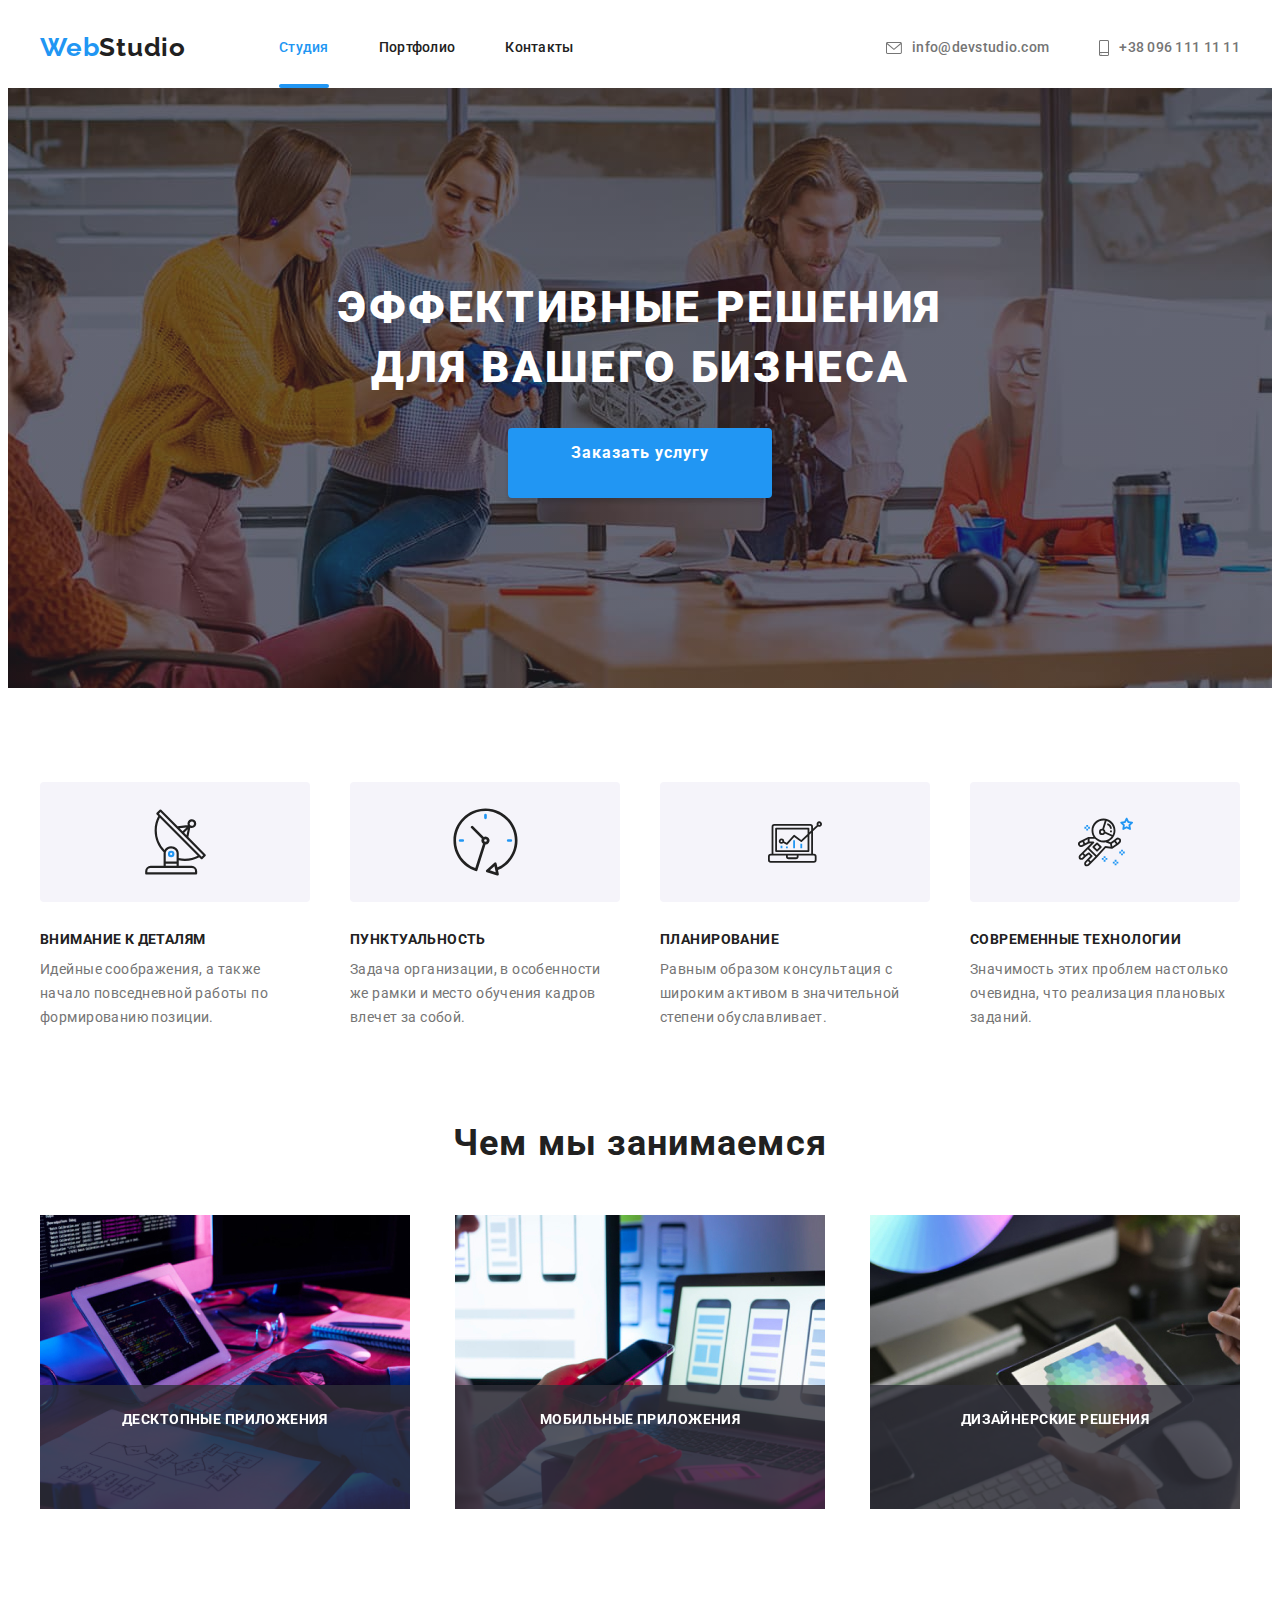
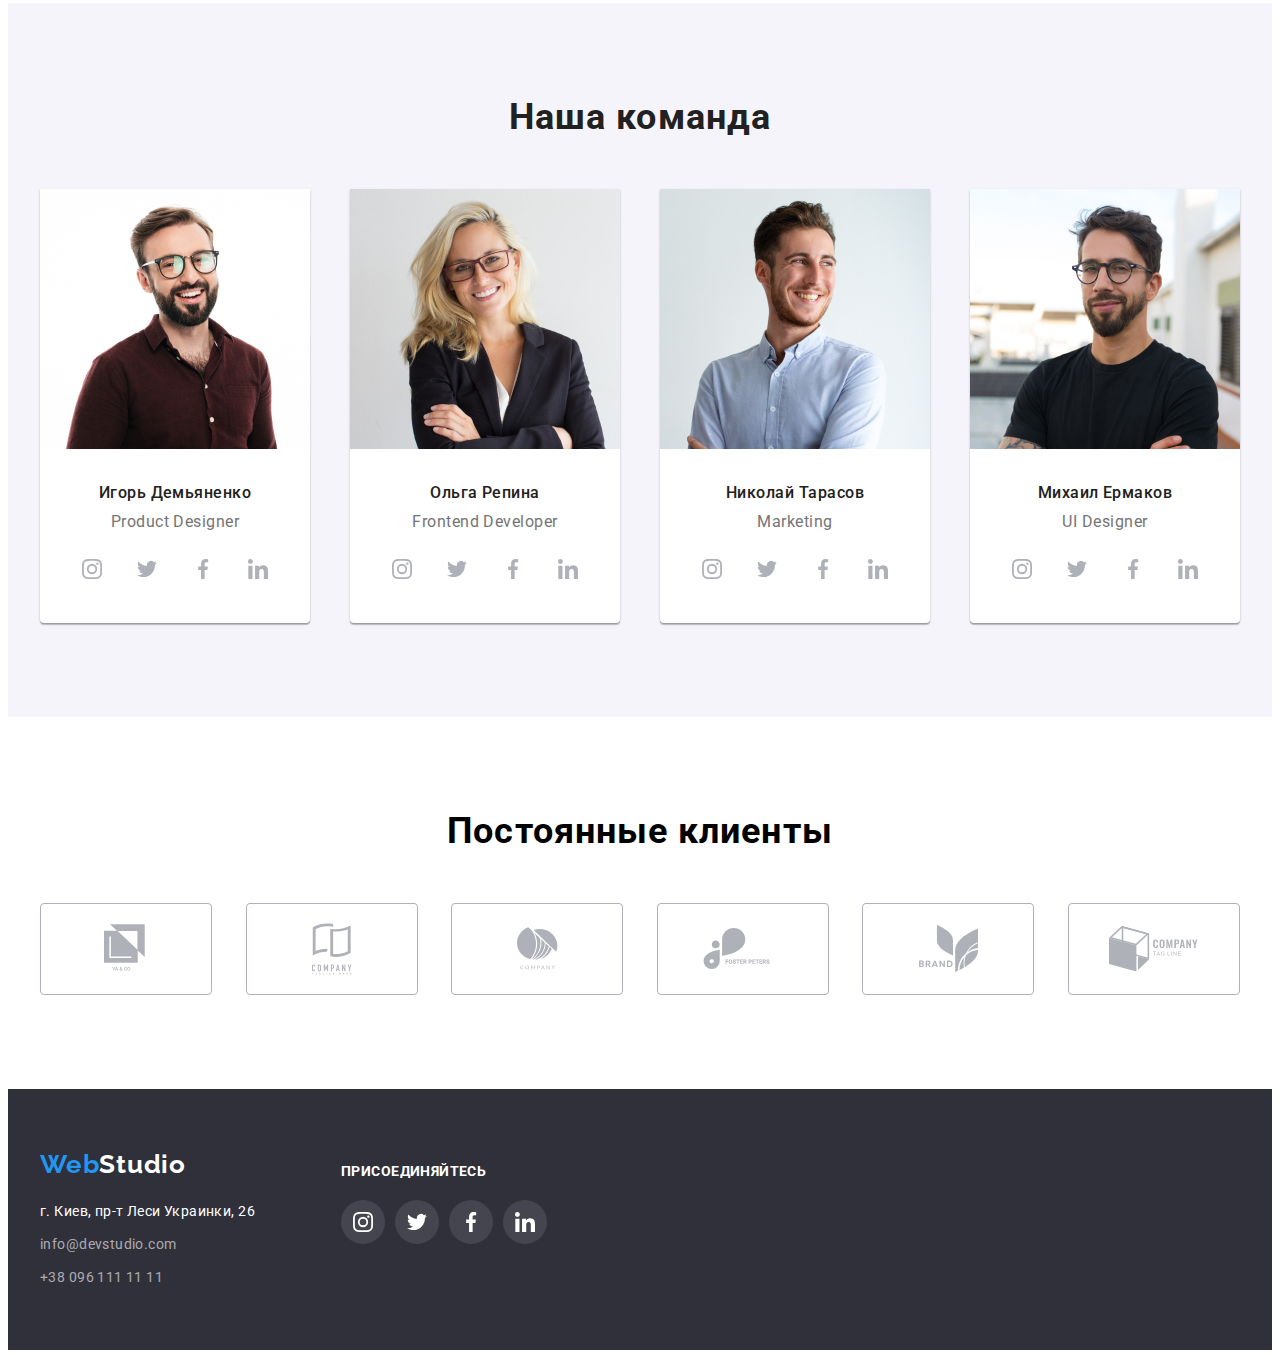
<file: index.html>
<!DOCTYPE html>
<html lang="ru">
    <head>
        <meta charset="UTF-8" />
        <meta name="viewport" content="width=device-width, initial-scale=1.0" />
        <title>WebStudio</title>
        <link
            href="https://fonts.googleapis.com/css2?family=Raleway:wght@700&family=Roboto:wght@400;500;700;900&display=swap"
            rel="stylesheet"
        />
        <link
            rel="stylesheet"
            href="https://cdnjs.cloudflare.com/ajax/libs/modern-normalize/1.0.0/modern-normalize.min.css"
            integrity="sha512-ISS7cAi1PEhQ8jnbJpJZMd29NlhNj4AWYyLOSp2CE/CsHxTCu+r+t0D2yoJudVrd0/8fTVPUVDzY5Tvli75u/g=="
            crossorigin="anonymous"
        />
        <link rel="stylesheet" href="./css/styles.css" />
    </head>

    <body>
        <!--head-->
        <header>
            <div class="container">
                <div class="header-inner">
                    <nav class="container-nav">
                        <a class="logo" href="/"><span class="logo-dif">Web</span>Studio</a>
                        <ul class="header-nav">
                            <li class="item">
                                <a class="nav-link current" href="#">Студия</a>
                            </li>
                            <li class="item">
                                <a class="nav-link" href="./portfolio.html">Портфолио</a>
                            </li>
                            <li class="item">
                                <a class="nav-link" href="#">Контакты</a>
                            </li>
                        </ul>
                    </nav>

                    <ul class="header-contact">
                        <li class="item">
                            <a class="contact" href="mailto:info@devstudio.com">
                                <svg class="mail">
                                    <use href="./images/first-sprite.svg#icon-envelope"></use>
                                </svg>
                                info@devstudio.com</a
                            >
                        </li>
                        <li class="item">
                            <a class="contact" href="tel:+380961111111">
                                <svg class="phone">
                                    <use href="./images/first-sprite.svg#icon-smartphone"></use>
                                </svg>
                                +38 096 111 11 11</a
                            >
                        </li>
                    </ul>
                </div>
            </div>
        </header>

        <main>
            <!--hero-->
            <section class="hero-item">
                <div class="container">
                    <div>
                        <h1 class="main-title">Эффективные решения для вашего бизнеса</h1>
                        <a class="order" href="#" data-modal-open>Заказать услугу</a>
                    </div>
                </div>
                <div class="backdrop is-hidden" data-modal>
                    <div class="modal">
                        <button class="modal-close" data-modal-close>
                            <svg class="cross">
                                <use href="./images/first-sprite.svg#icon-vector"></use>
                            </svg>
                        </button>
                    </div>
                </div>
            </section>
            <!--features-->
            <section>
                <div class="container">
                    <h2 class="invisible">Особенности</h2>
                    <!--заголовок сделать невидимым-->
                    <ul class="feartures-group">
                        <li>
                            <div class="features-box">
                                <svg width="65" height="70">
                                    <use href="./images/first-sprite.svg#icon-antenna-1"></use>
                                </svg>
                            </div>
                            <h3 class="features-title">Внимание к деталям</h3>
                            <p class="features-text">
                                Идейные соображения, а также начало повседневной работы по
                                формированию позиции.
                            </p>
                        </li>
                        <li>
                            <div class="features-box">
                                <svg width="67" height="70">
                                    <use href="./images/first-sprite.svg#icon-clock-1"></use>
                                </svg>
                            </div>
                            <h3 class="features-title">Пунктуальность</h3>
                            <p class="features-text">
                                Задача организации, в особенности же рамки и место обучения кадров
                                влечет за собой.
                            </p>
                        </li>

                        <li>
                            <div class="features-box">
                                <svg width="70" height="54">
                                    <use href="./images/first-sprite.svg#icon-diagram-1"></use>
                                </svg>
                            </div>
                            <h3 class="features-title">Планирование</h3>
                            <p class="features-text">
                                Равным образом консультация с широким активом в значительной степени
                                обуславливает.
                            </p>
                        </li>

                        <li>
                            <div class="features-box">
                                <svg width="55" height="60">
                                    <use href="./images/first-sprite.svg#icon-astronaut-1"></use>
                                </svg>
                            </div>
                            <h3 class="features-title">Современные технологии</h3>
                            <p class="features-text">
                                Значимость этих проблем настолько очевидна, что реализация плановых
                                заданий.
                            </p>
                        </li>
                    </ul>
                </div>
            </section>
            <!--actions-->
            <section>
                <div class="container">
                    <h2 class="actions-title">Чем мы занимаемся</h2>
                    <ul class="actions-group">
                        <li class="actions-item">
                            <img
                                class="actions-picture"
                                src="./images/img-1.jpg"
                                alt="руки на клавиатуре"
                                width="370"
                            />
                            <p class="actions-label">Десктопные приложения</p>
                        </li>
                        <li class="actions-item">
                            <img
                                class="actions-picture"
                                src="./images/img-2.jpg"
                                alt="рука держит смартфон"
                                width="370"
                            />
                            <p class="actions-label">Мобильные приложения</p>
                        </li>
                        <li class="actions-item">
                            <img
                                class="actions-picture"
                                src="./images/img-3.jpg"
                                alt="рука держит планшет"
                                width="370"
                            />
                            <p class="actions-label">Дизайнерские решения</p>
                        </li>
                    </ul>
                </div>
            </section>
            <!--team-->
            <section class="team-section">
                <div class="container">
                    <h2 class="team-title">Наша команда</h2>
                    <ul class="team-group">
                        <li class="team-item">
                            <img
                                src="./images/man-1.jpg"
                                alt="мужчина в темной рубашке"
                                width="270"
                            />
                            <h3 class="member-name">Игорь Демьяненко</h3>
                            <p class="skill">Product Designer</p>
                            <ul class="social-container">
                                <li>
                                    <a class="social-link" href="#" aria-label="instagram">
                                        <svg class="social-icon">
                                            <use
                                                href="./images/first-sprite.svg#icon-instagram-2"
                                            ></use>
                                        </svg>
                                    </a>
                                </li>
                                <li>
                                    <a class="social-link" href="#" aria-label="twitter">
                                        <svg class="social-icon">
                                            <use
                                                href="./images/first-sprite.svg#icon-twitter-1"
                                            ></use>
                                        </svg>
                                    </a>
                                </li>
                                <li>
                                    <a class="social-link" href="#" aria-label="facebook">
                                        <svg class="social-icon">
                                            <use
                                                href="./images/first-sprite.svg#icon-facebook-1"
                                            ></use>
                                        </svg>
                                    </a>
                                </li>
                                <li>
                                    <a class="social-link" href="#" aria-label="linkedin">
                                        <svg class="social-icon">
                                            <use
                                                href="./images/first-sprite.svg#icon-linkedin-1"
                                            ></use>
                                        </svg>
                                    </a>
                                </li>
                            </ul>
                        </li>
                        <li class="team-item">
                            <img src="./images/girl-1.jpg" alt="женщина в пиджаке" width="270" />
                            <h3 class="member-name">Ольга Репина</h3>
                            <p class="skill">Frontend Developer</p>
                            <ul class="social-container">
                                <li>
                                    <a class="social-link" href="#" aria-label="instagram">
                                        <svg class="social-icon">
                                            <use
                                                href="./images/first-sprite.svg#icon-instagram-2"
                                            ></use>
                                        </svg>
                                    </a>
                                </li>
                                <li>
                                    <a class="social-link" href="#" aria-label="twitter">
                                        <svg class="social-icon">
                                            <use
                                                href="./images/first-sprite.svg#icon-twitter-1"
                                            ></use>
                                        </svg>
                                    </a>
                                </li>
                                <li>
                                    <a class="social-link" href="#" aria-label="facebook">
                                        <svg class="social-icon">
                                            <use
                                                href="./images/first-sprite.svg#icon-facebook-1"
                                            ></use>
                                        </svg>
                                    </a>
                                </li>
                                <li>
                                    <a class="social-link" href="#" aria-label="linkedin">
                                        <svg class="social-icon">
                                            <use
                                                href="./images/first-sprite.svg#icon-linkedin-1"
                                            ></use>
                                        </svg>
                                    </a>
                                </li>
                            </ul>
                        </li>
                        <li class="team-item">
                            <img
                                src="./images/man-2.jpg"
                                alt="мужчина в светлой рубашке"
                                width="270"
                            />
                            <h3 class="member-name">Николай Тарасов</h3>
                            <p class="skill">Marketing</p>
                            <ul class="social-container">
                                <li>
                                    <a class="social-link" href="#" aria-label="instagram">
                                        <svg class="social-icon">
                                            <use
                                                href="./images/first-sprite.svg#icon-instagram-2"
                                            ></use>
                                        </svg>
                                    </a>
                                </li>
                                <li>
                                    <a class="social-link" href="#" aria-label="twitter">
                                        <svg class="social-icon">
                                            <use
                                                href="./images/first-sprite.svg#icon-twitter-1"
                                            ></use>
                                        </svg>
                                    </a>
                                </li>
                                <li>
                                    <a class="social-link" href="#" aria-label="facebook">
                                        <svg class="social-icon">
                                            <use
                                                href="./images/first-sprite.svg#icon-facebook-1"
                                            ></use>
                                        </svg>
                                    </a>
                                </li>
                                <li>
                                    <a class="social-link" href="#" aria-label="linkedin">
                                        <svg class="social-icon">
                                            <use
                                                href="./images/first-sprite.svg#icon-linkedin-1"
                                            ></use>
                                        </svg>
                                    </a>
                                </li>
                            </ul>
                        </li>
                        <li class="team-item">
                            <img src="./images/man-3.jpg" alt="мужчина в футболке" width="270" />
                            <h3 class="member-name">Михаил Ермаков</h3>
                            <p class="skill">UI Designer</p>
                            <ul class="social-container">
                                <li>
                                    <a class="social-link" href="#" aria-label="instagram">
                                        <svg class="social-icon">
                                            <use
                                                href="./images/first-sprite.svg#icon-instagram-2"
                                            ></use>
                                        </svg>
                                    </a>
                                </li>
                                <li>
                                    <a class="social-link" href="#" aria-label="twitter">
                                        <svg class="social-icon">
                                            <use
                                                href="./images/first-sprite.svg#icon-twitter-1"
                                            ></use>
                                        </svg>
                                    </a>
                                </li>
                                <li>
                                    <a class="social-link" href="#" aria-label="facebook">
                                        <svg class="social-icon">
                                            <use
                                                href="./images/first-sprite.svg#icon-facebook-1"
                                            ></use>
                                        </svg>
                                    </a>
                                </li>
                                <li>
                                    <a class="social-link" href="#" aria-label="linkedin">
                                        <svg class="social-icon">
                                            <use
                                                href="./images/first-sprite.svg#icon-linkedin-1"
                                            ></use>
                                        </svg>
                                    </a>
                                </li>
                            </ul>
                        </li>
                    </ul>
                </div>
            </section>
            <!--constant clients-->
            <section>
                <div class="container">
                    <h2 class="clients-title">Постоянные клиенты</h2>
                    <ul class="clients-box">
                        <li class="clients-item">
                            <a class="clients-link" href="#" aria-label="company-1">
                                <svg class="clients-icon" width="45" height="50">
                                    <use href="./images/first-sprite.svg#icon-logo-1"></use>
                                </svg>
                            </a>
                        </li>
                        <li class="clients-item">
                            <a class="clients-link" href="#" aria-label="company-2">
                                <svg class="clients-icon" width="40" height="52">
                                    <use href="./images/first-sprite.svg#icon-logo-2"></use>
                                </svg>
                            </a>
                        </li>
                        <li class="clients-item">
                            <a class="clients-link" href="#" aria-label="company-3">
                                <svg class="clients-icon" width="41" height="43">
                                    <use href="./images/first-sprite.svg#icon-logo-3"></use>
                                </svg>
                            </a>
                        </li>
                        <li class="clients-item">
                            <a class="clients-link" href="#" aria-label="company-4">
                                <svg class="clients-icon" width="80" height="42">
                                    <use href="./images/first-sprite.svg#icon-logo-4"></use>
                                </svg>
                            </a>
                        </li>
                        <li class="clients-item">
                            <a class="clients-link" href="#" aria-label="company-5">
                                <svg class="clients-icon" width="59" height="47">
                                    <use href="./images/first-sprite.svg#icon-logo-5"></use>
                                </svg>
                            </a>
                        </li>
                        <li class="clients-item">
                            <a class="clients-link" href="#" aria-label="company-6">
                                <svg class="clients-icon" width="89" height="46">
                                    <use href="./images/first-sprite.svg#icon-logo-6"></use>
                                </svg>
                            </a>
                        </li>
                    </ul>
                </div>
            </section>
        </main>
        <!--basement-->
        <footer class="basement-item">
            <div class="container">
                <div>
                    <a class="basement-logo" href="/"><span class="logo-dif">Web</span>Studio</a>

                    <address class="address-group">
                        <p class="basement-address interval">г. Киев, пр-т Леси Украинки, 26</p>
                        <a class="basement-contact interval" href="mailto:info@devstudio.com"
                            >info@devstudio.com</a
                        >
                        <a class="basement-contact interval" href="tel:+380961111111"
                            >+38 096 111 11 11</a
                        >
                    </address>
                </div>
                <div class="invocation-box">
                    <b class="invocation">присоединяйтесь</b>
                    <div class="social-box">
                        <a class="basement-link" href="#" aria-label="instagram">
                            <svg class="basement-icon">
                                <use href="./images/first-sprite.svg#icon-instagram-2"></use>
                            </svg>
                        </a>
                        <a class="basement-link" href="#" aria-label="twitter">
                            <svg class="basement-icon">
                                <use href="./images/first-sprite.svg#icon-twitter-1"></use>
                            </svg>
                        </a>
                        <a class="basement-link" href="#" aria-label="facebook">
                            <svg class="basement-icon">
                                <use href="./images/first-sprite.svg#icon-facebook-1"></use>
                            </svg>
                        </a>
                        <a class="basement-link" href="#" aria-label="linkedin">
                            <svg class="basement-icon">
                                <use href="./images/first-sprite.svg#icon-linkedin-1"></use>
                            </svg>
                        </a>
                    </div>
                </div>
            </div>
        </footer>
        <script src="./js/modal.js"></script>
    </body>
</html>
</file>
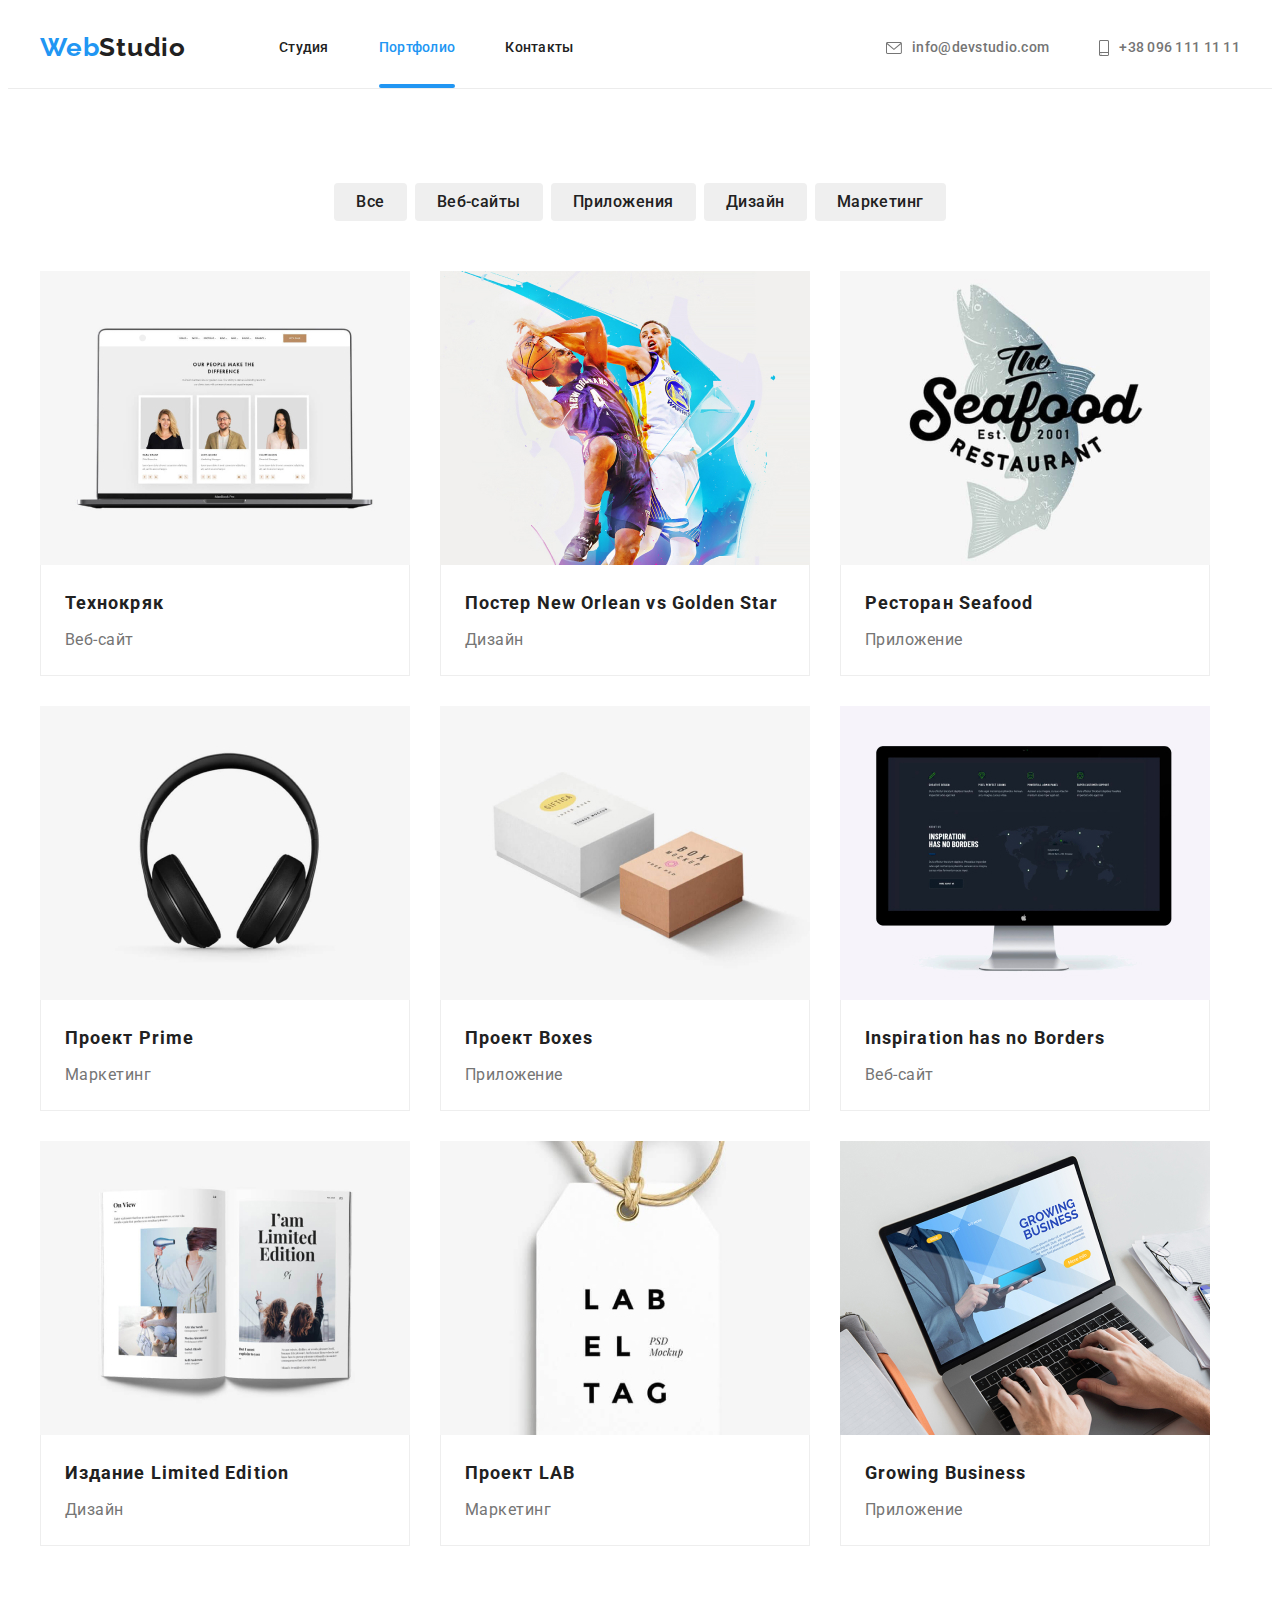
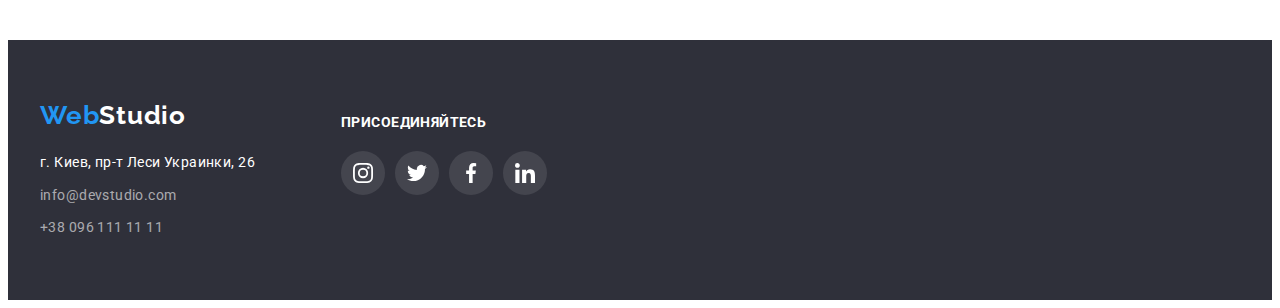
<file: portfolio.html>
<!DOCTYPE html>
<html lang="ru">
    <head>
        <meta charset="UTF-8" />
        <meta name="viewport" content="width=device-width, initial-scale=1.0" />
        <title>WebStudio</title>
        <link
            href="https://fonts.googleapis.com/css2?family=Raleway:wght@700&family=Roboto:wght@400;500;700;900&display=swap"
            rel="stylesheet"
        />
        <link
            rel="stylesheet"
            href="https://cdnjs.cloudflare.com/ajax/libs/modern-normalize/1.0.0/modern-normalize.min.css"
            integrity="sha512-ISS7cAi1PEhQ8jnbJpJZMd29NlhNj4AWYyLOSp2CE/CsHxTCu+r+t0D2yoJudVrd0/8fTVPUVDzY5Tvli75u/g=="
            crossorigin="anonymous"
        />
        <link rel="stylesheet" href="./css/styles.css" />
    </head>
    <body>
        <!--head-->
        <header class="head">
            <div class="container">
                <div class="header-inner">
                    <nav class="container-nav">
                        <a class="logo" href="/"><span class="logo-dif">Web</span>Studio</a>
                        <ul class="header-nav">
                            <li class="item">
                                <a class="nav-link" href="./index.html">Студия</a>
                            </li>
                            <li class="item">
                                <a class="nav-link current" href="#">Портфолио</a>
                            </li>
                            <li class="item">
                                <a class="nav-link" href="#">Контакты</a>
                            </li>
                        </ul>
                    </nav>

                    <ul class="header-contact">
                        <li class="item">
                            <a class="contact" href="mailto:info@devstudio.com">
                                <svg class="mail">
                                    <use href="./images/first-sprite.svg#icon-envelope"></use>
                                </svg>
                                info@devstudio.com</a
                            >
                        </li>
                        <li class="item">
                            <a class="contact" href="tel:+380961111111">
                                <svg class="phone">
                                    <use href="./images/first-sprite.svg#icon-smartphone"></use>
                                </svg>
                                +38 096 111 11 11</a
                            >
                        </li>
                    </ul>
                </div>
            </div>
        </header>
        <main>
            <section>
                <div class="container">
                    <h1 class="invisible">Наши работы</h1>
                    <!--заголовок сделать невидимым-->
                    <!--portfolio-->
                    <ul class="buttons-list">
                        <li class="item">
                            <button class="portfolio-filter" type="button">Все</button>
                        </li>
                        <li class="item">
                            <button class="portfolio-filter" type="button">Веб-сайты</button>
                        </li>
                        <li class="item">
                            <button class="portfolio-filter" type="button">Приложения</button>
                        </li>
                        <li class="item">
                            <button class="portfolio-filter" type="button">Дизайн</button>
                        </li>
                        <li class="item">
                            <button class="portfolio-filter" type="button">Маркетинг</button>
                        </li>
                    </ul>
                    <ul class="portfolio-list">
                        <li class="portfolio-item">
                            <a class="unit" href="#">
                                <div class="portfolio-thumb">
                                    <img
                                        class="portfolio-picture"
                                        src="./images/portfolio1.jpg"
                                        alt="ноутбук"
                                        width="370"
                                    />
                                    <div class="portfolio-overlay">
                                        <p class="portfolio-actions">
                                            Технокряк это современная площадка распространения
                                            коронавируса. Компании используют эту платформу для
                                            цифрового шпионажа и атак на защищённые сервера
                                            конкурентов.
                                        </p>
                                    </div>
                                </div>
                                <div class="portfolio-discription">
                                    <h2 class="portfolio-title">Технокряк</h2>
                                    <p class="portfolio-text">Веб-сайт</p>
                                </div>
                            </a>
                        </li>
                        <li class="portfolio-item">
                            <a class="unit" href="#">
                                <div class="portfolio-thumb">
                                    <img
                                        class="portfolio-picture"
                                        src="./images/portfolio2.jpg"
                                        alt="два баскетболиста"
                                        width="370"
                                    />
                                    <div class="portfolio-overlay">
                                        <p class="portfolio-actions">
                                            Технокряк это современная площадка распространения
                                            коронавируса. Компании используют эту платформу для
                                            цифрового шпионажа и атак на защищённые сервера
                                            конкурентов.
                                        </p>
                                    </div>
                                </div>
                                <div class="portfolio-discription">
                                    <h2 class="portfolio-title">
                                        Постер New Orlean vs Golden Star
                                    </h2>
                                    <p class="portfolio-text">Дизайн</p>
                                </div>
                            </a>
                        </li>
                        <li class="portfolio-item">
                            <a class="unit" href="#">
                                <div class="portfolio-thumb">
                                    <img
                                        class="portfolio-picture"
                                        src="./images/portfolio3.jpg"
                                        alt="эмблема ресторана"
                                        width="370"
                                    />
                                    <div class="portfolio-overlay">
                                        <p class="portfolio-actions">
                                            Технокряк это современная площадка распространения
                                            коронавируса. Компании используют эту платформу для
                                            цифрового шпионажа и атак на защищённые сервера
                                            конкурентов.
                                        </p>
                                    </div>
                                </div>
                                <div class="portfolio-discription">
                                    <h2 class="portfolio-title">Ресторан Seafood</h2>
                                    <p class="portfolio-text">Приложение</p>
                                </div>
                            </a>
                        </li>
                        <li class="portfolio-item">
                            <a class="unit" href="#">
                                <div class="portfolio-thumb">
                                    <img
                                        class="portfolio-picture"
                                        src="./images/portfolio4.jpg"
                                        alt="наушники"
                                        width="370"
                                    />
                                    <div class="portfolio-overlay">
                                        <p class="portfolio-actions">
                                            Технокряк это современная площадка распространения
                                            коронавируса. Компании используют эту платформу для
                                            цифрового шпионажа и атак на защищённые сервера
                                            конкурентов.
                                        </p>
                                    </div>
                                </div>

                                <div class="portfolio-discription">
                                    <h2 class="portfolio-title">Проект Prime</h2>
                                    <p class="portfolio-text">Маркетинг</p>
                                </div>
                            </a>
                        </li>
                        <li class="portfolio-item">
                            <a class="unit" href="#">
                                <div class="portfolio-thumb">
                                    <img
                                        class="portfolio-picture"
                                        src="./images/portfolio5.jpg"
                                        alt="коробки"
                                        width="370"
                                    />
                                    <div class="portfolio-overlay">
                                        <p class="portfolio-actions">
                                            Технокряк это современная площадка распространения
                                            коронавируса. Компании используют эту платформу для
                                            цифрового шпионажа и атак на защищённые сервера
                                            конкурентов.
                                        </p>
                                    </div>
                                </div>
                                <div class="portfolio-discription">
                                    <h2 class="portfolio-title">Проект Boxes</h2>
                                    <p class="portfolio-text">Приложение</p>
                                </div>
                            </a>
                        </li>
                        <li class="portfolio-item">
                            <a class="unit" href="#">
                                <div class="portfolio-thumb">
                                    <img
                                        class="portfolio-picture"
                                        src="./images/portfolio6.jpg"
                                        alt="монитор"
                                        width="370"
                                    />
                                    <div class="portfolio-overlay">
                                        <p class="portfolio-actions">
                                            Технокряк это современная площадка распространения
                                            коронавируса. Компании используют эту платформу для
                                            цифрового шпионажа и атак на защищённые сервера
                                            конкурентов.
                                        </p>
                                    </div>
                                </div>
                                <div class="portfolio-discription">
                                    <h2 class="portfolio-title">Inspiration has no Borders</h2>
                                    <p class="portfolio-text">Веб-сайт</p>
                                </div>
                            </a>
                        </li>
                        <li class="portfolio-item">
                            <a class="unit" href="#">
                                <div class="portfolio-thumb">
                                    <img
                                        class="portfolio-picture"
                                        src="./images/portfolio7.jpg"
                                        alt="журнал"
                                        width="370"
                                    />
                                    <div class="portfolio-overlay">
                                        <p class="portfolio-actions">
                                            Технокряк это современная площадка распространения
                                            коронавируса. Компании используют эту платформу для
                                            цифрового шпионажа и атак на защищённые сервера
                                            конкурентов.
                                        </p>
                                    </div>
                                </div>

                                <div class="portfolio-discription">
                                    <h2 class="portfolio-title">Издание Limited Edition</h2>
                                    <p class="portfolio-text">Дизайн</p>
                                </div>
                            </a>
                        </li>
                        <li class="portfolio-item">
                            <a class="unit" href="#">
                                <div class="portfolio-thumb">
                                    <img
                                        class="portfolio-picture"
                                        src="./images/portfolio8.jpg"
                                        alt="ярлык"
                                        width="370"
                                    />
                                    <div class="portfolio-overlay">
                                        <p class="portfolio-actions">
                                            Технокряк это современная площадка распространения
                                            коронавируса. Компании используют эту платформу для
                                            цифрового шпионажа и атак на защищённые сервера
                                            конкурентов.
                                        </p>
                                    </div>
                                </div>

                                <div class="portfolio-discription">
                                    <h2 class="portfolio-title">Проект LAB</h2>
                                    <p class="portfolio-text">Маркетинг</p>
                                </div>
                            </a>
                        </li>
                        <li class="portfolio-item">
                            <a class="unit" href="#">
                                <div class="portfolio-thumb">
                                    <img
                                        class="portfolio-picture"
                                        src="./images/portfolio9.jpg"
                                        alt="руки на ноутбуке"
                                        width="370"
                                    />
                                    <div class="portfolio-overlay">
                                        <p class="portfolio-actions">
                                            Технокряк это современная площадка распространения
                                            коронавируса. Компании используют эту платформу для
                                            цифрового шпионажа и атак на защищённые сервера
                                            конкурентов.
                                        </p>
                                    </div>
                                </div>

                                <div class="portfolio-discription">
                                    <h2 class="portfolio-title">Growing Business</h2>
                                    <p class="portfolio-text">Приложение</p>
                                </div>
                            </a>
                        </li>
                    </ul>
                </div>
            </section>
        </main>
        <!--basement-->
        <footer class="basement-item">
            <div class="container">
                <div>
                    <a class="basement-logo" href="/"><span class="logo-dif">Web</span>Studio</a>

                    <address class="address-group">
                        <p class="basement-address interval">г. Киев, пр-т Леси Украинки, 26</p>
                        <a class="basement-contact interval" href="mailto:info@devstudio.com"
                            >info@devstudio.com</a
                        >
                        <a class="basement-contact interval" href="tel:+380961111111"
                            >+38 096 111 11 11</a
                        >
                    </address>
                </div>
                <div class="invocation-box">
                    <b class="invocation">присоединяйтесь</b>
                    <div class="social-box">
                        <a class="basement-link" href="#" aria-label="instagram">
                            <svg class="basement-icon">
                                <use href="./images/first-sprite.svg#icon-instagram-2"></use>
                            </svg>
                        </a>
                        <a class="basement-link" href="#" aria-label="twitter">
                            <svg class="basement-icon">
                                <use href="./images/first-sprite.svg#icon-twitter-1"></use>
                            </svg>
                        </a>
                        <a class="basement-link" href="#" aria-label="facebook">
                            <svg class="basement-icon">
                                <use href="./images/first-sprite.svg#icon-facebook-1"></use>
                            </svg>
                        </a>
                        <a class="basement-link" href="#" aria-label="linkedin">
                            <svg class="basement-icon">
                                <use href="./images/first-sprite.svg#icon-linkedin-1"></use>
                            </svg>
                        </a>
                    </div>
                </div>
            </div>
        </footer>
    </body>
</html>
</file>
<file: css/styles.css>
:root {
    --color-first-bright-grey: #f5f4fa;
    --color-second-bright-grey: #eeeeee;
    --color-third-bright-grey: #ececec;
    --color-fourth-bright-grey: rgba(255, 255, 255, 0.6);
    --color-fifth-bright-grey: #757575;
    --color-black: #212121;
    --color-bright-blue: #2196f3;
    --color-white: #ffffff;
    --color-dark-blue: #2f303a;
    --color-social-icons: #afb1b8;
    --color-basement-icons: rgba(255, 255, 255, 0.1);

    --team-background-color: var(--color-first-bright-grey);
    --portfolio-border-color: var(--color-second-bright-grey);
    --header-underline-color: var(--color-third-bright-grey);
    --basement-contact-color: var(--color-fourth-bright-grey);
    --primary-text-color: var(--color-fifth-bright-grey);
    --title-text-color: var(--color-black);
    --accent-color: var(--color-bright-blue);
    --main-title-color: var(--color-white);
    --main-background-color: var(--color-dark-blue);

    --hero-link-shadow: 0px 4px 4px rgba(0, 0, 0, 0.15);
    --team-item-shadow: 0px 1px 3px rgba(0, 0, 0, 0.12), 0px 1px 1px rgba(0, 0, 0, 0.14),
        0px 2px 1px rgba(0, 0, 0, 0.2);
    --portfolio-filter-shadow: 0px 3px 1px rgba(0, 0, 0, 0.1), 0px 1px 2px rgba(0, 0, 0, 0.08),
        0px 2px 2px rgba(0, 0, 0, 0.12);
    --portfolio-list-shadow: 0px 1px 1px rgba(0, 0, 0, 0.12), 0px 4px 4px rgba(0, 0, 0, 0.06),
        1px 4px 6px rgba(0, 0, 0, 0.16);
    --overlay: rgba(47, 48, 58, 0.4);
    --actions-background-color: rgba(47, 48, 58, 0.8);
    --portfolio-overlay-color: rgba(33, 150, 243, 0.9);
    --backdrop-color: rgba(0, 0, 0, 0.2);
    --modal-window-shadow: 0px 1px 3px rgba(0, 0, 0, 0.12), 0px 1px 1px rgba(0, 0, 0, 0.14),
        0px 2px 1px rgba(0, 0, 0, 0.2);
    --modal-close-button: rgba(0, 0, 0, 0.1);

    --color3: currentColor;
    --color4: currentColor;
}

body {
    font-family: "Roboto", sans-serif;
    font-style: normal;
}

/*===head===*/

.container {
    width: 1200px;
    padding-left: 15px;
    padding-right: 15px;
    margin-left: auto;
    margin-right: auto;
}

.header-inner {
    display: flex;
    align-items: center;
}

.container-nav {
    display: flex;
    align-items: center;
}

.logo {
    text-decoration: none;
    font-family: "Raleway";
    font-weight: 700;
    font-size: 26px;
    line-height: 1.2;
    letter-spacing: 0.03em;

    color: var(--title-text-color);
}

.header-nav {
    list-style: none;
    padding: 0;
    margin: 0;
    margin-left: 93px;
    display: flex;
    align-items: center;
}

.header-nav .item + .item {
    margin-left: 50px;
}

.logo-dif {
    color: var(--accent-color);
}

.nav-link {
    position: relative;
    text-decoration: none;
    display: block;
    padding-top: 32px;
    padding-bottom: 32px;

    font-weight: 500;
    font-size: 14px;
    line-height: 1.14;
    letter-spacing: 0.02em;

    color: var(--title-text-color);

    transition: color 250ms cubic-bezier(0.4, 0, 0.2, 1);
}

.nav-link:hover,
.nav-link:focus {
    color: var(--accent-color);
}

.current {
    color: var(--accent-color);
}

.current::after {
    content: "";
    position: absolute;
    bottom: 0;
    left: 0;
    display: block;

    width: 100%;
    height: 4px;
    border-radius: 2px;

    background-color: var(--accent-color);
}

.header-contact {
    list-style: none;
    display: flex;
    padding: 0;
    margin: 0;
    margin-left: auto;
}

.header-contact .item + .item {
    margin-left: 50px;
}

.contact {
    list-style: none;
    text-decoration: none;
    display: flex;
    align-items: center;
    padding-top: 32px;
    padding-bottom: 32px;

    font-weight: 500;
    font-size: 14px;
    line-height: 1.14;
    letter-spacing: 0.02em;

    color: var(--primary-text-color);

    transition: color 250ms cubic-bezier(0.4, 0, 0.2, 1);
}

.contact:hover,
.contact:focus {
    color: var(--accent-color);
}

.head {
    border-bottom: 1px solid var(--header-underline-color);
}

.mail {
    width: 16px;
    height: 12px;
    margin-right: 10px;
}

.phone {
    width: 10px;
    height: 16px;
    margin-right: 10px;
}

/*===hero===*/

.main-title {
    width: 700px;
    margin-top: 0;
    margin-bottom: 30px;

    font-weight: 900;
    font-size: 44px;
    line-height: 1.36;
    letter-spacing: 0.06em;
    text-transform: uppercase;

    color: var(--main-title-color);
}

.order {
    display: inline-block;
    min-width: 200px;
    height: 50px;
    padding: 10px 32px;
    border-radius: 4px;

    text-decoration: none;
    font-weight: 700;
    font-size: 16px;
    line-height: 1.87;
    letter-spacing: 0.06em;

    color: var(--main-title-color);
    background-color: var(--accent-color);
    box-shadow: var(--hero-link-shadow);
}

.hero-item {
    background-repeat: no-repeat;
    background-size: cover;
    background-position: top;

    background-color: var(--main-background-color);
    background-image: linear-gradient(var(--overlay), var(--overlay)), url(../images/hero-back.jpg);
}

.hero-item .container {
    display: flex;
    height: 600px;
    align-items: center;
    justify-content: center;
    text-align: center;
}

.backdrop {
    position: fixed;
    top: 0;
    left: 0;
    width: 100%;
    height: 100%;
    opacity: 1;
    transition: opacity 250ms cubic-bezier(0.4, 0, 0.2, 1);

    background-color: var(--backdrop-color);
}

.backdrop.is-hidden {
    opacity: 0;
    pointer-events: none;
}

.backdrop.is-hidden .modal {
    transform: translate(-50%, -50%) scale(0.9);
}

.modal {
    position: absolute;
    min-width: 528px;
    min-height: 581px;
    background-color: #ffffff;

    top: 50%;
    left: 50%;

    transform: translate(-50%, -50%) scale(1);
    transition: transform 250ms cubic-bezier(0.4, 0, 0.2, 1);

    box-shadow: var(--modal-window-shadow);
    border-radius: 4px;
}

.modal-close {
    position: absolute;
    top: 8px;
    right: 8px;
    width: 30px;
    height: 30px;
    border-radius: 50%;
    border: 1px solid var(--modal-close-button);

    background-color: var(--main-title-color);
}

.cross {
    width: 11px;
    height: 11px;
}

/*===features===*/

.invisible {
    display: none;
}

.feartures-group {
    margin: 0;
    padding: 94px 0 94px 0;
    display: flex;
    justify-content: space-between;
    list-style: none;
}

.features-box {
    display: flex;
    align-items: center;
    justify-content: center;
    width: 270px;
    height: 120px;
    margin-bottom: 30px;

    background: var(--team-background-color);
    border-radius: 4px;
}

.features-title {
    margin: 0;
    margin-bottom: 10px;

    font-weight: 700;
    font-size: 14px;
    line-height: 1.14;
    letter-spacing: 0.03em;
    text-transform: uppercase;

    color: var(--title-text-color);
}

.features-text {
    margin: 0;
    width: 270px;

    font-weight: 400;
    font-size: 14px;
    line-height: 1.7;
    letter-spacing: 0.03em;

    color: var(--primary-text-color);
}

/*===actions===*/

.actions-title {
    margin: 0;
    margin-bottom: 50px;

    font-weight: 700;
    font-size: 36px;
    line-height: 1.16;
    text-align: center;
    letter-spacing: 0.03em;

    color: var(--title-text-color);
}

.actions-group {
    margin: 0;
    padding: 0;
    padding-bottom: 94px;
    display: flex;
    justify-content: space-between;
    list-style: none;
}

.actions-picture {
    display: block;
}

.actions-item {
    position: relative;
}

.actions-label {
    position: absolute;
    bottom: 0;
    margin: 0;
    padding: 27px 0 27px;

    width: 100%;
    height: 70px;

    font-family: "Roboto";
    font-style: normal;
    font-weight: 700;
    font-size: 14px;
    line-height: 1.14;
    text-align: center;
    letter-spacing: 0.03em;
    text-transform: uppercase;

    color: var(--main-title-color);
    background-color: var(--actions-background-color);
}

/*===team===*/

.team-section {
    background-color: var(--team-background-color);
}

.team-section .container {
    padding-top: 94px;
    padding-bottom: 94px;
}

.team-group {
    margin: 0;
    padding: 0;
    display: flex;
    justify-content: space-between;
    list-style: none;
}

.team-title {
    margin: 0;
    margin-bottom: 50px;

    font-weight: 700;
    font-size: 36px;
    line-height: 1.16;
    text-align: center;
    letter-spacing: 0.03em;

    color: var(--title-text-color);
}

.team-item {
    border-radius: 0 0 4px 4px;

    background-color: var(--color-white);
    box-shadow: var(--team-item-shadow);
}

.member-name {
    margin: 0;
    padding: 30px 0 10px;

    font-weight: 500;
    font-size: 16px;
    line-height: 1.2;
    text-align: center;
    letter-spacing: 0.03em;

    color: var(--title-text-color);
}

.skill {
    margin: 0;
    padding-bottom: 16px;

    font-weight: 400;
    font-size: 16px;
    line-height: 1.2;
    text-align: center;
    letter-spacing: 0.03em;

    color: var(--primary-text-color);
}

.social-container {
    display: flex;
    justify-content: space-between;
    list-style: none;
    margin: 0;
    padding: 0 30px 32px;
}

.social-link {
    display: flex;
    align-items: center;
    justify-content: center;

    width: 44px;
    height: 44px;
    border-radius: 50%;

    color: var(--color-social-icons);

    transition: color 250ms cubic-bezier(0.4, 0, 0.2, 1),
        background-color 250ms cubic-bezier(0.4, 0, 0.2, 1);
}

.social-link:hover,
.social-link:focus {
    color: var(--main-title-color);
    background-color: var(--accent-color);
}

.social-icon {
    height: 20px;
}

/*===constant clients===*/

.clients-title {
    padding: 0;
    margin: 0;
    padding-top: 94px;
    margin-bottom: 50px;

    font-family: "Roboto";
    font-style: normal;
    font-weight: 700;
    font-size: 36px;
    line-height: 1.16;
    text-align: center;
    letter-spacing: 0.03em;
}

.clients-box {
    display: flex;
    justify-content: space-between;
    list-style: none;
    padding: 0;
    margin: 0;
    margin-bottom: 94px;
}

.clients-link {
    display: flex;
    align-items: center;
    justify-content: center;

    width: 170px;
    height: 90px;

    border: 1px solid var(--color-social-icons);
    border-radius: 4px;
    color: var(--color-social-icons);

    transition: color 250ms cubic-bezier(0.4, 0, 0.2, 1),
        border-color 250ms cubic-bezier(0.4, 0, 0.2, 1);
}

.clients-link:hover,
.clients-link:focus {
    color: var(--accent-color);
    border-color: var(--accent-color);
}

/*===basement===*/

.basement-item {
    background-color: var(--main-background-color);
}

.basement-item .container {
    display: flex;
}

.basement-logo {
    display: inline-block;
    margin: 60px 0 20px;

    text-decoration: none;
    font-family: "Raleway";
    font-weight: 700;
    font-size: 26px;
    line-height: 1.2;
    letter-spacing: 0.03em;

    color: var(--main-title-color);
}

.address-group {
    display: flex;
    padding-bottom: 60px;
    flex-direction: column;
    width: 231px;
}

.basement-address {
    margin: 0;

    font-weight: 400;
    font-style: normal;
    font-size: 14px;
    line-height: 1.7;
    letter-spacing: 0.03em;

    color: var(--main-title-color);
}

.basement-contact {
    text-decoration: none;
    font-style: normal;
    font-weight: 400;
    font-size: 14px;
    line-height: 1.7;
    letter-spacing: 0.03em;

    color: var(--basement-contact-color);
}

.interval:not(:last-child) {
    margin-bottom: 9px;
}

.invocation-box {
    padding-top: 72px;
    margin-left: 70px;
}

.invocation {
    display: inline-block;
    margin-bottom: 20px;
    font-family: "Roboto";
    font-style: normal;
    font-weight: 700;
    font-size: 14px;
    line-height: 1.14;
    letter-spacing: 0.03em;
    text-transform: uppercase;

    color: var(--main-title-color);
}

.social-box {
    display: flex;
}

.basement-link {
    display: flex;
    align-items: center;
    justify-content: center;

    width: 44px;
    height: 44px;
    border-radius: 50%;

    background-color: var(--color-basement-icons);
    color: var(--main-title-color);

    transition: background-color 250ms cubic-bezier(0.4, 0, 0.2, 1);
}

.basement-link:hover,
.basement-link:focus {
    background-color: var(--accent-color);
}

.basement-link:not(:last-child) {
    margin-right: 10px;
}

.basement-icon {
    height: 20px;
}

/*===portfolio===*/

.buttons-list {
    display: flex;
    justify-content: center;
    margin: 0;
    margin-bottom: 50px;
    padding: 0;
    padding-top: 94px;
    list-style: none;
}

.portfolio-filter {
    padding: 6px 22px;
    border: none;
    border-radius: 4px;

    font-family: "Roboto";
    font-style: normal;
    font-weight: 500;
    font-size: 16px;
    line-height: 1.62;
    letter-spacing: 0.03em;

    transition: color 250ms cubic-bezier(0.4, 0, 0.2, 1),
        background-color 250ms cubic-bezier(0.4, 0, 0.2, 1),
        box-shadow 250ms cubic-bezier(0.4, 0, 0.2, 1);

    color: var(--title-text-color);
}

.portfolio-filter:hover,
.portfolio-filter:focus {
    color: var(--main-title-color);
    background-color: var(--accent-color);
    box-shadow: var(--portfolio-filter-shadow);
}

.buttons-list .item:not(:last-child) {
    margin-right: 8px;
}

.portfolio-list {
    margin: 0;
    padding: 0;
    padding-bottom: 94px;
    display: flex;
    flex-wrap: wrap;
    list-style: none;
}

.portfolio-item {
    width: 370px;
    margin-right: 30px;
}

.portfolio-item:nth-child(3n) {
    margin-right: 0;
}

.portfolio-item:nth-child(n + 4) {
    margin-top: 30px;
}

.unit {
    text-decoration: none;
    display: block;
}

.unit:hover,
.unit:focus {
    box-shadow: var(--portfolio-list-shadow);
}

.portfolio-thumb {
    position: relative;
    overflow: hidden;
}

.portfolio-overlay {
    position: absolute;
    top: 0;
    left: 0;

    width: 100%;
    height: 100%;

    transform: translateY(100%);
    transition: transform 250ms cubic-bezier(0.4, 0, 0.2, 1);

    background-color: var(--portfolio-overlay-color);
}

.portfolio-picture {
    display: block;
}

.portfolio-actions {
    margin: 0;
    padding: 63px 24px;

    font-family: "Roboto";
    font-style: normal;
    font-weight: 400;
    font-size: 18px;
    line-height: 1.55;
    letter-spacing: 0.03em;

    color: var(--main-title-color);
}

.unit:hover .portfolio-overlay,
.unit:focus .portfolio-overlay {
    transform: translateY(0);
}

.portfolio-discription {
    border-width: 0 1px 1px 1px;
    border-style: solid;
    border-color: var(--portfolio-border-color);
}

.portfolio-title {
    margin: 0;
    padding: 20px 24px 4px 24px;

    font-weight: 700;
    font-size: 18px;
    line-height: 2;
    letter-spacing: 0.06em;

    color: var(--title-text-color);
}

.portfolio-text {
    margin: 0;
    padding: 0 24px 20px 24px;

    font-weight: 400;
    font-size: 16px;
    line-height: 1.87;
    letter-spacing: 0.03em;

    color: var(--primary-text-color);
}
</file>
